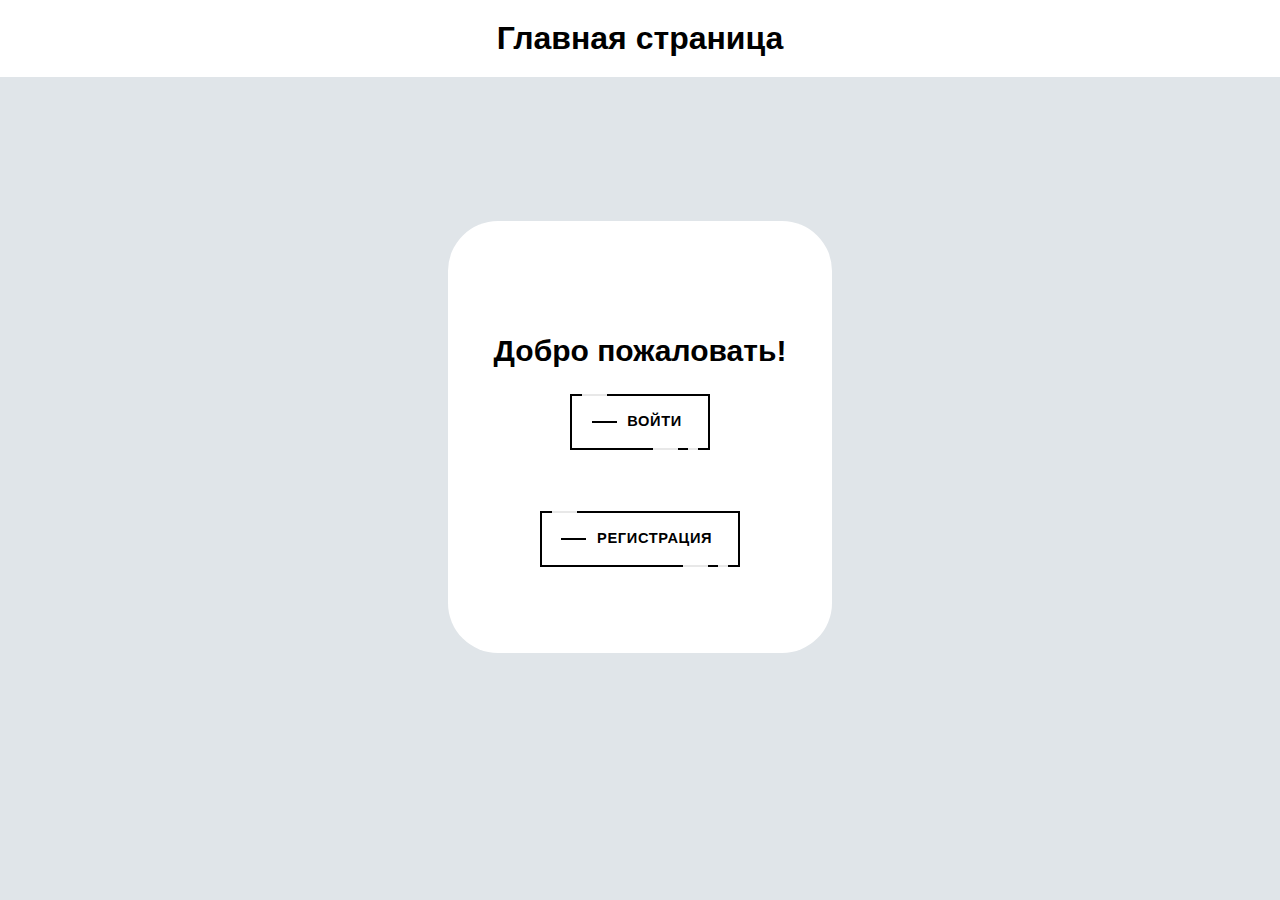
<file: index.html>
<!DOCTYPE html>
<html lang="ru">
<head>
    <meta charset="UTF-8">
    <meta name="viewport" content="width=device-width, initial-scale=1.0">
    <title>Главная страница</title>
    <link rel="stylesheet" href="./styles/index.css">
</head>
<body class = 'body'>
    <header class="header">
        <h1 class = "header__link">
            <a href="./index.html" class="link">Главная страница</a>
        </h1>
    </header>
    <main class="content">
        <div class="entry-window">
            <div class="entry-window__header">
                <h2>Добро пожаловать!</h2>
            </div>
            <div class="entry-window__content">
                <div class="auth">
                    <a class="fancy link" href="./pages/auth.html">
                        <span class="top-key"></span>
                        <span class="text">Войти</span>
                        <span class="bottom-key-1"></span>
                        <span class="bottom-key-2"></span>
                    </a>
                </div>
                <div class="register">
                    <a class="fancy link" href="./pages/register.html">
                        <span class="top-key"></span>
                        <span class="text">Регистрация</span>
                        <span class="bottom-key-1"></span>
                        <span class="bottom-key-2"></span>
                    </a>
                </div>
            </div>
        </div>
    </main>
</body>
</html>
</file>
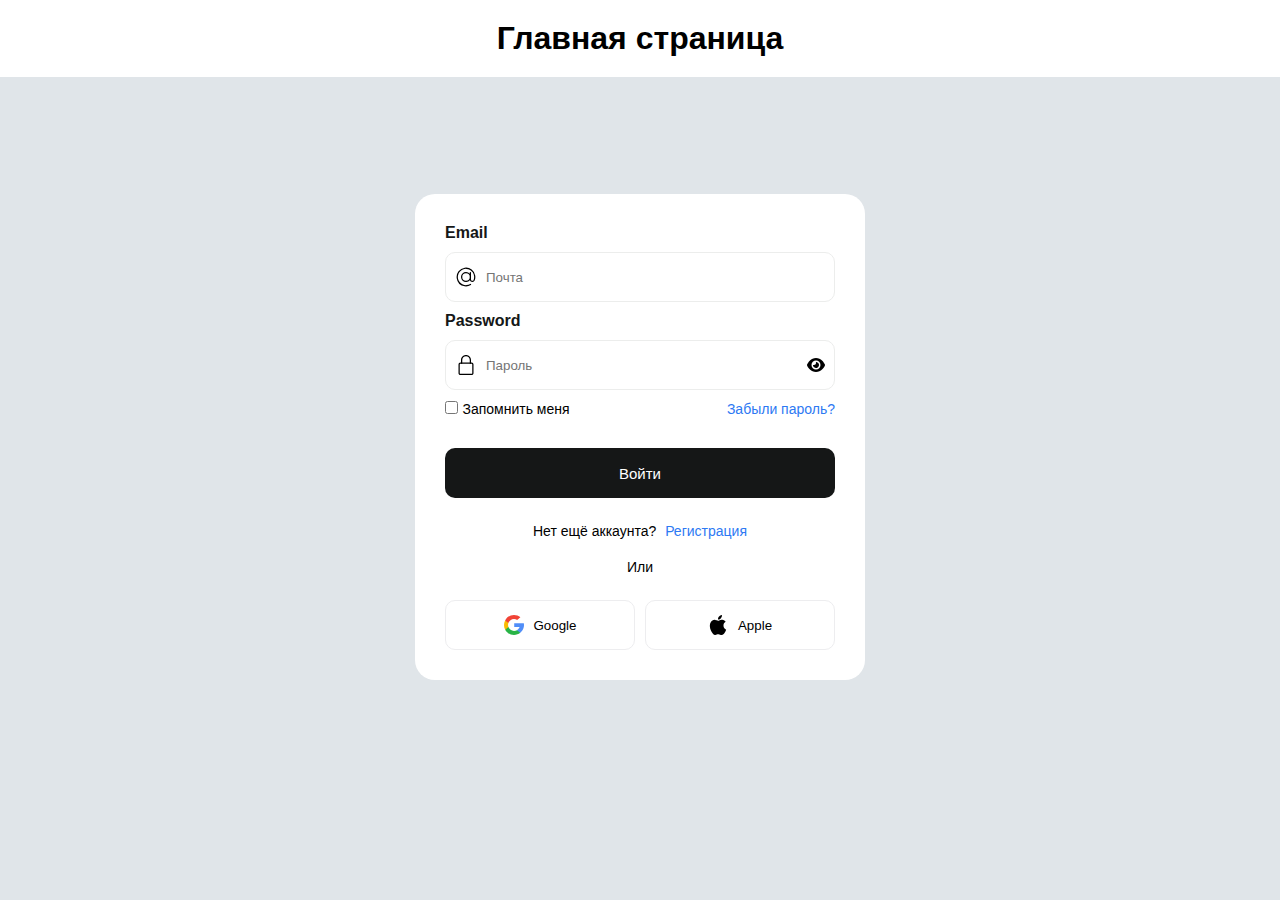
<file: pages/auth.html>
<!DOCTYPE html>
<html lang="ru">
<head>
    <meta charset="UTF-8">
    <meta name="viewport" content="width=device-width, initial-scale=1.0">
    <title>Авторизация</title>
    <link rel="stylesheet" href="../styles/index.css">
    <link rel="stylesheet" href="../styles/auth.css">
</head>
<body class = 'body'>
    <header class="header">
        <h1 class = "header__link">
            <a href="../index.html" class="link">Главная страница</a>
        </h1>
    </header>
    <main class="content">
        <div class="entry-window entry-auth">
            <div class="entry-window__content content-auth">
                <form class="form">
                    <div class="flex-column">
                    <label>Email </label></div>
                    <div class="inputForm">
                        <svg height="20" viewBox="0 0 32 32" width="20" xmlns="http://www.w3.org/2000/svg"><g id="Layer_3" data-name="Layer 3"><path d="m30.853 13.87a15 15 0 0 0 -29.729 4.082 15.1 15.1 0 0 0 12.876 12.918 15.6 15.6 0 0 0 2.016.13 14.85 14.85 0 0 0 7.715-2.145 1 1 0 1 0 -1.031-1.711 13.007 13.007 0 1 1 5.458-6.529 2.149 2.149 0 0 1 -4.158-.759v-10.856a1 1 0 0 0 -2 0v1.726a8 8 0 1 0 .2 10.325 4.135 4.135 0 0 0 7.83.274 15.2 15.2 0 0 0 .823-7.455zm-14.853 8.13a6 6 0 1 1 6-6 6.006 6.006 0 0 1 -6 6z"></path></g></svg>
                        <input type="text" class="input" placeholder="Почта">
                    </div>
                    
                    <div class="flex-column">
                    <label>Password </label></div>
                    <div class="inputForm">
                        <svg height="20" viewBox="-64 0 512 512" width="20" xmlns="http://www.w3.org/2000/svg"><path d="m336 512h-288c-26.453125 0-48-21.523438-48-48v-224c0-26.476562 21.546875-48 48-48h288c26.453125 0 48 21.523438 48 48v224c0 26.476562-21.546875 48-48 48zm-288-288c-8.8125 0-16 7.167969-16 16v224c0 8.832031 7.1875 16 16 16h288c8.8125 0 16-7.167969 16-16v-224c0-8.832031-7.1875-16-16-16zm0 0"></path><path d="m304 224c-8.832031 0-16-7.167969-16-16v-80c0-52.929688-43.070312-96-96-96s-96 43.070312-96 96v80c0 8.832031-7.167969 16-16 16s-16-7.167969-16-16v-80c0-70.59375 57.40625-128 128-128s128 57.40625 128 128v80c0 8.832031-7.167969 16-16 16zm0 0"></path></svg>        
                        <input type="password" class="input" placeholder="Пароль">
                        <svg viewBox="0 0 576 512" height="1em" xmlns="http://www.w3.org/2000/svg"><path d="M288 32c-80.8 0-145.5 36.8-192.6 80.6C48.6 156 17.3 208 2.5 243.7c-3.3 7.9-3.3 16.7 0 24.6C17.3 304 48.6 356 95.4 399.4C142.5 443.2 207.2 480 288 480s145.5-36.8 192.6-80.6c46.8-43.5 78.1-95.4 93-131.1c3.3-7.9 3.3-16.7 0-24.6c-14.9-35.7-46.2-87.7-93-131.1C433.5 68.8 368.8 32 288 32zM144 256a144 144 0 1 1 288 0 144 144 0 1 1 -288 0zm144-64c0 35.3-28.7 64-64 64c-7.1 0-13.9-1.2-20.3-3.3c-5.5-1.8-11.9 1.6-11.7 7.4c.3 6.9 1.3 13.8 3.2 20.7c13.7 51.2 66.4 81.6 117.6 67.9s81.6-66.4 67.9-117.6c-11.1-41.5-47.8-69.4-88.6-71.1c-5.8-.2-9.2 6.1-7.4 11.7c2.1 6.4 3.3 13.2 3.3 20.3z"></path></svg>
                    </div>
                    
                    <div class="flex-row">
                    <div>
                    <input type="checkbox">
                    <label>Запомнить меня</label>
                    </div>
                    <span class="span">Забыли пароль?</span>
                    </div>
                    <button class="button-submit">Войти</button>
                    <p class="p">Нет ещё аккаунта? <a href = "./register.html" class="span">Регистрация</a>
                
                    </p><p class="p line">Или</p>
                
                    <div class="flex-row">
                    <button class="btn google">
                        <svg version="1.1" width="20" id="Layer_1" xmlns="http://www.w3.org/2000/svg" xmlns:xlink="http://www.w3.org/1999/xlink" x="0px" y="0px" viewBox="0 0 512 512" style="enable-background:new 0 0 512 512;" xml:space="preserve">
                <path style="fill:#FBBB00;" d="M113.47,309.408L95.648,375.94l-65.139,1.378C11.042,341.211,0,299.9,0,256
                    c0-42.451,10.324-82.483,28.624-117.732h0.014l57.992,10.632l25.404,57.644c-5.317,15.501-8.215,32.141-8.215,49.456
                    C103.821,274.792,107.225,292.797,113.47,309.408z"></path>
                <path style="fill:#518EF8;" d="M507.527,208.176C510.467,223.662,512,239.655,512,256c0,18.328-1.927,36.206-5.598,53.451
                    c-12.462,58.683-45.025,109.925-90.134,146.187l-0.014-0.014l-73.044-3.727l-10.338-64.535
                    c29.932-17.554,53.324-45.025,65.646-77.911h-136.89V208.176h138.887L507.527,208.176L507.527,208.176z"></path>
                <path style="fill:#28B446;" d="M416.253,455.624l0.014,0.014C372.396,490.901,316.666,512,256,512
                    c-97.491,0-182.252-54.491-225.491-134.681l82.961-67.91c21.619,57.698,77.278,98.771,142.53,98.771
                    c28.047,0,54.323-7.582,76.87-20.818L416.253,455.624z"></path>
                <path style="fill:#F14336;" d="M419.404,58.936l-82.933,67.896c-23.335-14.586-50.919-23.012-80.471-23.012
                    c-66.729,0-123.429,42.957-143.965,102.724l-83.397-68.276h-0.014C71.23,56.123,157.06,0,256,0
                    C318.115,0,375.068,22.126,419.404,58.936z"></path>
                
                </svg>
                
                        Google 
                        
                    </button><button class="btn apple">
                <svg version="1.1" height="20" width="20" id="Capa_1" xmlns="http://www.w3.org/2000/svg" xmlns:xlink="http://www.w3.org/1999/xlink" x="0px" y="0px" viewBox="0 0 22.773 22.773" style="enable-background:new 0 0 22.773 22.773;" xml:space="preserve"> <g> <g> <path d="M15.769,0c0.053,0,0.106,0,0.162,0c0.13,1.606-0.483,2.806-1.228,3.675c-0.731,0.863-1.732,1.7-3.351,1.573 c-0.108-1.583,0.506-2.694,1.25-3.561C13.292,0.879,14.557,0.16,15.769,0z"></path> <path d="M20.67,16.716c0,0.016,0,0.03,0,0.045c-0.455,1.378-1.104,2.559-1.896,3.655c-0.723,0.995-1.609,2.334-3.191,2.334 c-1.367,0-2.275-0.879-3.676-0.903c-1.482-0.024-2.297,0.735-3.652,0.926c-0.155,0-0.31,0-0.462,0 c-0.995-0.144-1.798-0.932-2.383-1.642c-1.725-2.098-3.058-4.808-3.306-8.276c0-0.34,0-0.679,0-1.019 c0.105-2.482,1.311-4.5,2.914-5.478c0.846-0.52,2.009-0.963,3.304-0.765c0.555,0.086,1.122,0.276,1.619,0.464 c0.471,0.181,1.06,0.502,1.618,0.485c0.378-0.011,0.754-0.208,1.135-0.347c1.116-0.403,2.21-0.865,3.652-0.648 c1.733,0.262,2.963,1.032,3.723,2.22c-1.466,0.933-2.625,2.339-2.427,4.74C17.818,14.688,19.086,15.964,20.67,16.716z"></path> </g></g></svg>
                
                        Apple 
                        
                </button></div></form>
            </div>
        </div>
    </main>
</body>
</html>
</file>
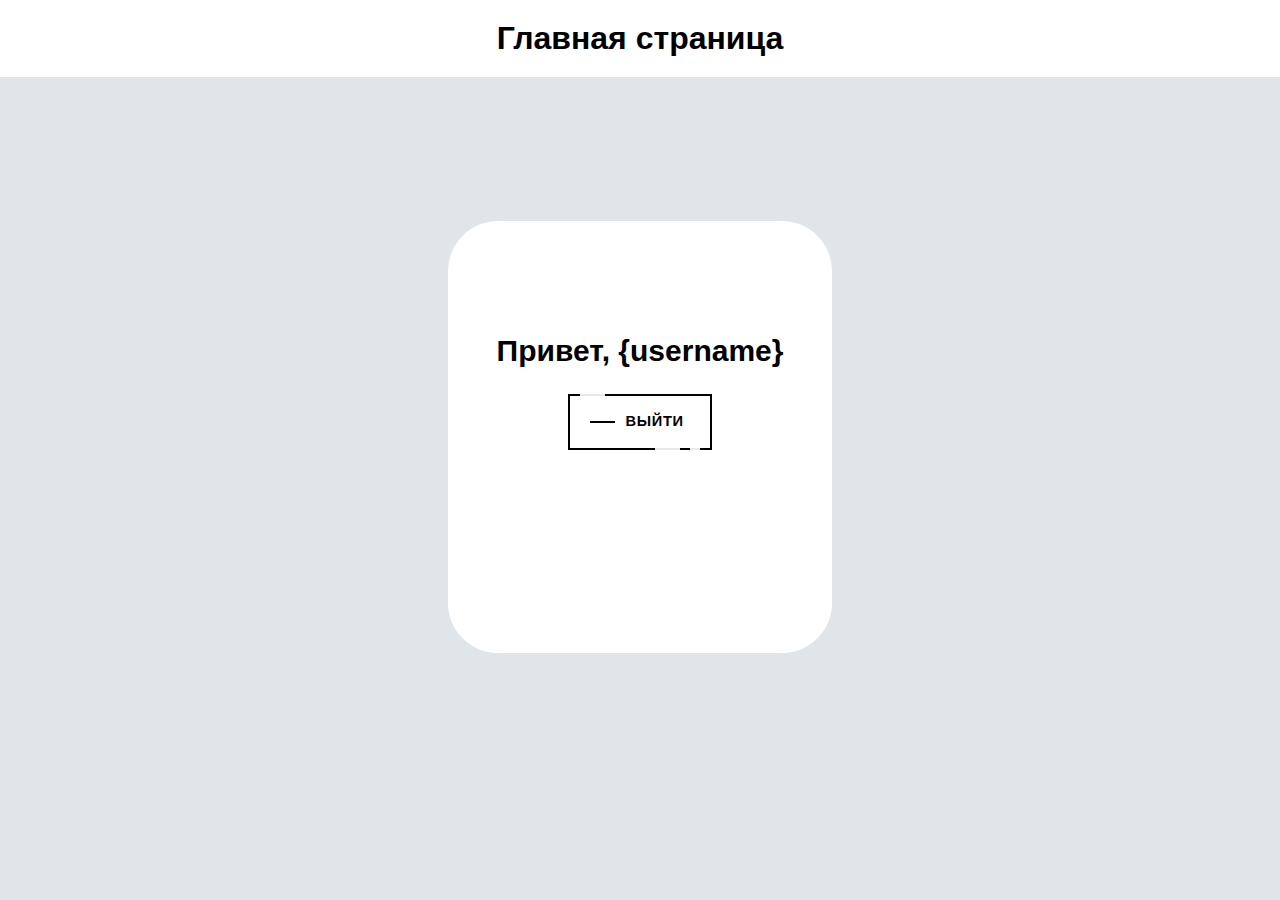
<file: pages/profile.html>
<!DOCTYPE html>
<html lang="ru">
<head>
    <meta charset="UTF-8">
    <meta name="viewport" content="width=device-width, initial-scale=1.0">
    <title>Профиль</title>
    <link rel="stylesheet" href="../styles/index.css">
</head>
<body class = 'body'>
    <header class="header">
        <h1 class = "header__link">
            <a href="../index.html" class="link">Главная страница</a>
        </h1>
    </header>
    <main class="content">
        <div class="entry-window">
            <div class="entry-window__header">
                <h2>Привет, {username}</h2>
            </div>
            <div class="entry-window__content">
                <div class="auth">
                    <a class="fancy link" href="./pages/auth.html">
                        <span class="top-key"></span>
                        <span class="text">Выйти</span>
                        <span class="bottom-key-1"></span>
                        <span class="bottom-key-2"></span>
                    </a>
                </div>
            </div>
        </div>
    </main>
</body>
</html>
</file>
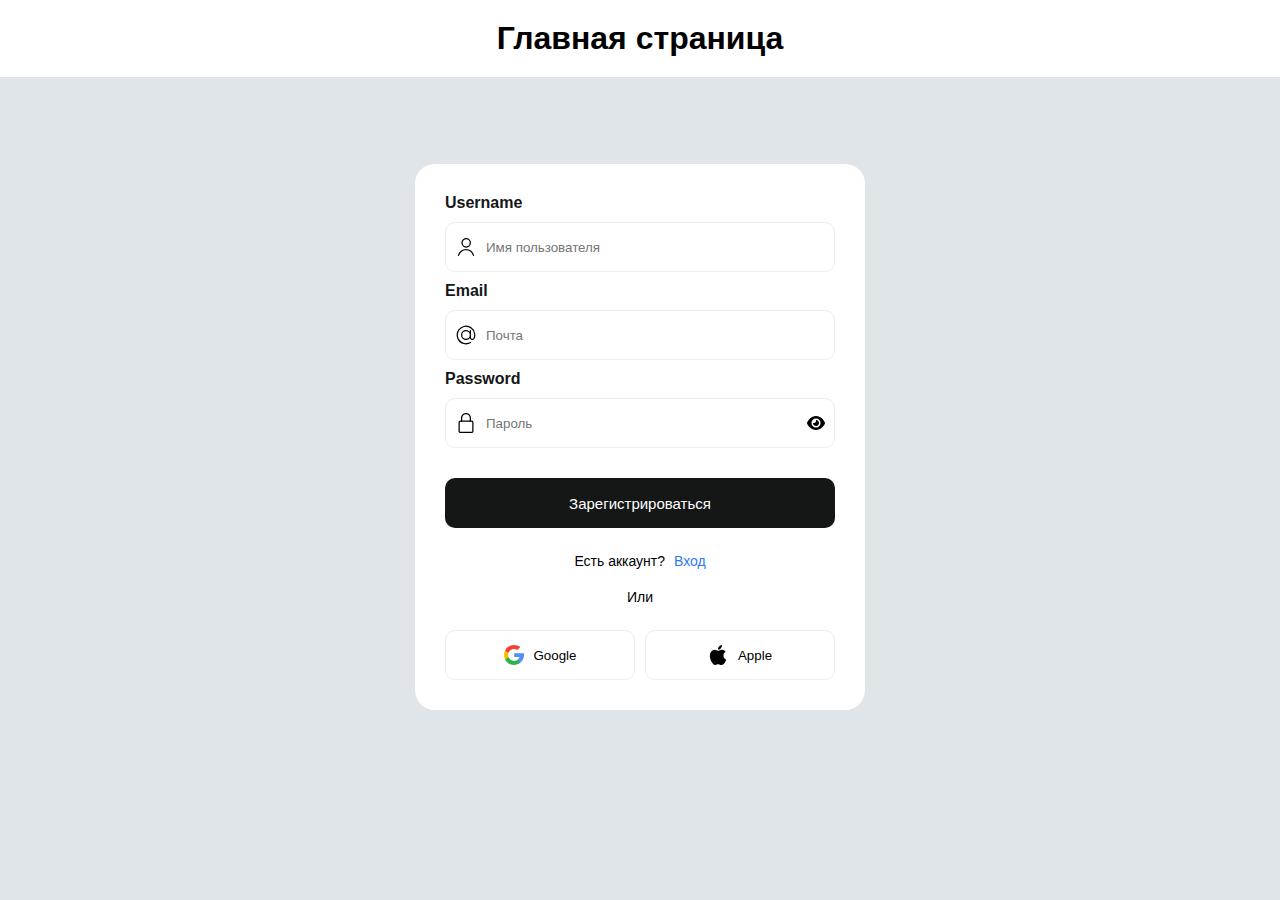
<file: pages/register.html>
<!DOCTYPE html>
<html lang="ru">
<head>
    <meta charset="UTF-8">
    <meta name="viewport" content="width=device-width, initial-scale=1.0">
    <title>Регистрация</title>
    <link rel="stylesheet" href="../styles/index.css">
    <link rel="stylesheet" href="../styles/register.css">
</head>
<body class = 'body'>
    <header class="header">
        <h1 class = "header__link">
            <a href="../index.html" class="link">Главная страница</a>
        </h1>
    </header>
    <main class="content">
        <div class="entry-window entry-auth">
            <div class="entry-window__content content-auth">
                <form class="form">
                    <div class="flex-column">
                    <label>Username </label></div>
                    <div class="inputForm">
                        <svg width="20" height="20" viewBox="0 0 24 24" fill="none" xmlns="http://www.w3.org/2000/svg">
                            <g id="SVGRepo_bgCarrier" stroke-width="0"/>
                            <g id="SVGRepo_tracerCarrier" stroke-linecap="round" stroke-linejoin="round"/>
                            <g id="SVGRepo_iconCarrier"> <path d="M12.1992 12C14.9606 12 17.1992 9.76142 17.1992 7C17.1992 4.23858 14.9606 2 12.1992 2C9.43779 2 7.19922 4.23858 7.19922 7C7.19922 9.76142 9.43779 12 12.1992 12Z" stroke="#000000" stroke-width="1.5" stroke-linecap="round" stroke-linejoin="round"/> <path d="M3 22C3.57038 20.0332 4.74796 18.2971 6.3644 17.0399C7.98083 15.7827 9.95335 15.0687 12 15C16.12 15 19.63 17.91 21 22" stroke="#000000" stroke-width="1.5" stroke-linecap="round" stroke-linejoin="round"/> </g>
                        </svg>
                        <input name = 'username' type="text" class="input" placeholder="Имя пользователя">
                    </div>
                    <div class="flex-column">
                    <label>Email </label></div>
                    <div class="inputForm">
                        <svg height="20" viewBox="0 0 32 32" width="20" xmlns="http://www.w3.org/2000/svg"><g id="Layer_3" data-name="Layer 3"><path d="m30.853 13.87a15 15 0 0 0 -29.729 4.082 15.1 15.1 0 0 0 12.876 12.918 15.6 15.6 0 0 0 2.016.13 14.85 14.85 0 0 0 7.715-2.145 1 1 0 1 0 -1.031-1.711 13.007 13.007 0 1 1 5.458-6.529 2.149 2.149 0 0 1 -4.158-.759v-10.856a1 1 0 0 0 -2 0v1.726a8 8 0 1 0 .2 10.325 4.135 4.135 0 0 0 7.83.274 15.2 15.2 0 0 0 .823-7.455zm-14.853 8.13a6 6 0 1 1 6-6 6.006 6.006 0 0 1 -6 6z"></path></g></svg>
                        <input name = 'email' type="text" class="input" placeholder="Почта">
                    </div>
                    
                    <div class="flex-column">
                    <label>Password </label></div>
                    <div class="inputForm">
                        <svg height="20" viewBox="-64 0 512 512" width="20" xmlns="http://www.w3.org/2000/svg"><path d="m336 512h-288c-26.453125 0-48-21.523438-48-48v-224c0-26.476562 21.546875-48 48-48h288c26.453125 0 48 21.523438 48 48v224c0 26.476562-21.546875 48-48 48zm-288-288c-8.8125 0-16 7.167969-16 16v224c0 8.832031 7.1875 16 16 16h288c8.8125 0 16-7.167969 16-16v-224c0-8.832031-7.1875-16-16-16zm0 0"></path><path d="m304 224c-8.832031 0-16-7.167969-16-16v-80c0-52.929688-43.070312-96-96-96s-96 43.070312-96 96v80c0 8.832031-7.167969 16-16 16s-16-7.167969-16-16v-80c0-70.59375 57.40625-128 128-128s128 57.40625 128 128v80c0 8.832031-7.167969 16-16 16zm0 0"></path></svg>        
                        <input name = 'password' type="password" class="input" placeholder="Пароль">
                        <svg viewBox="0 0 576 512" height="1em" xmlns="http://www.w3.org/2000/svg"><path d="M288 32c-80.8 0-145.5 36.8-192.6 80.6C48.6 156 17.3 208 2.5 243.7c-3.3 7.9-3.3 16.7 0 24.6C17.3 304 48.6 356 95.4 399.4C142.5 443.2 207.2 480 288 480s145.5-36.8 192.6-80.6c46.8-43.5 78.1-95.4 93-131.1c3.3-7.9 3.3-16.7 0-24.6c-14.9-35.7-46.2-87.7-93-131.1C433.5 68.8 368.8 32 288 32zM144 256a144 144 0 1 1 288 0 144 144 0 1 1 -288 0zm144-64c0 35.3-28.7 64-64 64c-7.1 0-13.9-1.2-20.3-3.3c-5.5-1.8-11.9 1.6-11.7 7.4c.3 6.9 1.3 13.8 3.2 20.7c13.7 51.2 66.4 81.6 117.6 67.9s81.6-66.4 67.9-117.6c-11.1-41.5-47.8-69.4-88.6-71.1c-5.8-.2-9.2 6.1-7.4 11.7c2.1 6.4 3.3 13.2 3.3 20.3z"></path></svg>
                    </div>
                    <button class="button-submit">Зарегистрироваться</button>
                    <p class="p">Есть аккаунт? <a href = "./auth.html" class="span">Вход</a>
                
                    </p><p class="p line">Или</p>
                
                    <div class="flex-row">
                    <button class="btn google">
                        <svg version="1.1" width="20" id="Layer_1" xmlns="http://www.w3.org/2000/svg" xmlns:xlink="http://www.w3.org/1999/xlink" x="0px" y="0px" viewBox="0 0 512 512" style="enable-background:new 0 0 512 512;" xml:space="preserve">
                <path style="fill:#FBBB00;" d="M113.47,309.408L95.648,375.94l-65.139,1.378C11.042,341.211,0,299.9,0,256
                    c0-42.451,10.324-82.483,28.624-117.732h0.014l57.992,10.632l25.404,57.644c-5.317,15.501-8.215,32.141-8.215,49.456
                    C103.821,274.792,107.225,292.797,113.47,309.408z"></path>
                <path style="fill:#518EF8;" d="M507.527,208.176C510.467,223.662,512,239.655,512,256c0,18.328-1.927,36.206-5.598,53.451
                    c-12.462,58.683-45.025,109.925-90.134,146.187l-0.014-0.014l-73.044-3.727l-10.338-64.535
                    c29.932-17.554,53.324-45.025,65.646-77.911h-136.89V208.176h138.887L507.527,208.176L507.527,208.176z"></path>
                <path style="fill:#28B446;" d="M416.253,455.624l0.014,0.014C372.396,490.901,316.666,512,256,512
                    c-97.491,0-182.252-54.491-225.491-134.681l82.961-67.91c21.619,57.698,77.278,98.771,142.53,98.771
                    c28.047,0,54.323-7.582,76.87-20.818L416.253,455.624z"></path>
                <path style="fill:#F14336;" d="M419.404,58.936l-82.933,67.896c-23.335-14.586-50.919-23.012-80.471-23.012
                    c-66.729,0-123.429,42.957-143.965,102.724l-83.397-68.276h-0.014C71.23,56.123,157.06,0,256,0
                    C318.115,0,375.068,22.126,419.404,58.936z"></path>
                
                </svg>
                
                        Google 
                        
                    </button><button class="btn apple">
                <svg version="1.1" height="20" width="20" id="Capa_1" xmlns="http://www.w3.org/2000/svg" xmlns:xlink="http://www.w3.org/1999/xlink" x="0px" y="0px" viewBox="0 0 22.773 22.773" style="enable-background:new 0 0 22.773 22.773;" xml:space="preserve"> <g> <g> <path d="M15.769,0c0.053,0,0.106,0,0.162,0c0.13,1.606-0.483,2.806-1.228,3.675c-0.731,0.863-1.732,1.7-3.351,1.573 c-0.108-1.583,0.506-2.694,1.25-3.561C13.292,0.879,14.557,0.16,15.769,0z"></path> <path d="M20.67,16.716c0,0.016,0,0.03,0,0.045c-0.455,1.378-1.104,2.559-1.896,3.655c-0.723,0.995-1.609,2.334-3.191,2.334 c-1.367,0-2.275-0.879-3.676-0.903c-1.482-0.024-2.297,0.735-3.652,0.926c-0.155,0-0.31,0-0.462,0 c-0.995-0.144-1.798-0.932-2.383-1.642c-1.725-2.098-3.058-4.808-3.306-8.276c0-0.34,0-0.679,0-1.019 c0.105-2.482,1.311-4.5,2.914-5.478c0.846-0.52,2.009-0.963,3.304-0.765c0.555,0.086,1.122,0.276,1.619,0.464 c0.471,0.181,1.06,0.502,1.618,0.485c0.378-0.011,0.754-0.208,1.135-0.347c1.116-0.403,2.21-0.865,3.652-0.648 c1.733,0.262,2.963,1.032,3.723,2.22c-1.466,0.933-2.625,2.339-2.427,4.74C17.818,14.688,19.086,15.964,20.67,16.716z"></path> </g></g></svg>
                Apple 
                </button></div></form>
            </div>
        </div>
    </main>
</body>
</html>
</file>
<file: styles/index.css>
*{
    box-sizing: border-box;
    margin: 0px;
    padding: 0px;
    font-family: 'Jost', sans-serif;
}
html, .body{
    margin: 0px;
    padding: 0px;
    width: 100%;
    height: 100%;
}
.body{
    background: #e0e5e9;
}
.link{
    text-decoration: none;
    color: #000000;
}
.header{
    display: flex;
    justify-content: center;
    background-color: #FFFFFF;
    width: 100%;
    padding: 20px 100px;
}
.content{
    display: flex;
    justify-content: center;
    align-items: center;
    height: 80%;
}
.entry-window{
    display: flex;
    flex-direction: column;
    justify-content: center;
    align-items: center;
    background: #FFFFFF;
    width: 30%;
    height: 60%;
    border-radius: 50px;
}
.entry-window__header{
    display: flex;
    justify-content: center;
    align-items: center;
    width: 100%;
    height: 20%;
}
.entry-window__header h2{
    font-size: 30px;    
}
.entry-window__content{
    display: flex;
    flex-direction: column;
    align-items: center;
    justify-content: space-between;
    width: 100%;
    height: 40%;
}
.fancy {
    background-color: transparent;
    border: 2px solid #000;
    border-radius: 0;
    box-sizing: border-box;
    color: #fff;
    cursor: pointer;
    display: inline-block;
    font-weight: 700;
    letter-spacing: 0.05em;
    margin: 0;
    outline: none;
    overflow: visible;
    padding: 1.25em 2em;
    position: relative;
    text-align: center;
    text-decoration: none;
    text-transform: none;
    transition: all 0.3s ease-in-out;
    user-select: none;
    font-size: 13px;
}

.fancy::before {
    content: " ";
    width: 1.5625rem;
    height: 2px;
    background: black;
    top: 50%;
    left: 1.5em;
    position: absolute;
    transform: translateY(-50%);
    transform-origin: center;
    transition: background 0.3s linear, width 0.3s linear;
}

.fancy .text {
    font-size: 1.125em;
    line-height: 1.33333em;
    padding-left: 2em;
    display: block;
    text-align: left;
    transition: all 0.3s ease-in-out;
    text-transform: uppercase;
    text-decoration: none;
    color: black;
}

.fancy .top-key {
    height: 2px;
    width: 1.5625rem;
    top: -2px;
    left: 0.625rem;
    position: absolute;
    background: #e8e8e8;
    transition: width 0.5s ease-out, left 0.3s ease-out;
}

.fancy .bottom-key-1 {
    height: 2px;
    width: 1.5625rem;
    right: 1.875rem;
    bottom: -2px;
    position: absolute;
    background: #e8e8e8;
    transition: width 0.5s ease-out, right 0.3s ease-out;
}

.fancy .bottom-key-2 {
    height: 2px;
    width: 0.625rem;
    right: 0.625rem;
    bottom: -2px;
    position: absolute;
    background: #e8e8e8;
    transition: width 0.5s ease-out, right 0.3s ease-out;
}

.fancy:hover {
    color: white;
    background: black;
}

.fancy:hover::before {
    width: 0.9375rem;
    background: white;
}

.fancy:hover .text {
    color: white;
    padding-left: 1.5em;
}

.fancy:hover .top-key {
    left: -2px;
    width: 0px;
}

.fancy:hover .bottom-key-1, .fancy:hover .bottom-key-2 {
    right: 0;
    width: 0;
}
</file>
<file: styles/auth.css>
.content-auth{
    display: flex;
    flex-direction: column;
    justify-content: center;
    align-items: center;
    border-radius: 0px;
}
.entry-auth{
    display: flex;
    flex-direction: column;
    align-items: center;
    justify-content: space-between;
    width: auto;
    height: auto;
}
.form {
    display: flex;
    flex-direction: column;
    gap: 10px;
    background-color: #ffffff;
    padding: 30px;
    width: 450px;
    border-radius: 20px;
    font-family: -apple-system, BlinkMacSystemFont, 'Segoe UI', Roboto, Oxygen, Ubuntu, Cantarell, 'Open Sans', 'Helvetica Neue', sans-serif;
  }
  
  ::placeholder {
    font-family: -apple-system, BlinkMacSystemFont, 'Segoe UI', Roboto, Oxygen, Ubuntu, Cantarell, 'Open Sans', 'Helvetica Neue', sans-serif;
  }
  
  .form button {
    align-self: flex-end;
  }
  
  .flex-column > label {
    color: #151717;
    font-weight: 600;
  }
  
  .inputForm {
    border: 1.5px solid #ecedec;
    border-radius: 10px;
    height: 50px;
    display: flex;
    align-items: center;
    padding-left: 10px;
    transition: 0.2s ease-in-out;
  }
  
  .input {
    margin-left: 10px;
    border-radius: 10px;
    border: none;
    width: 85%;
    height: 100%;
  }
  
  .input:focus {
    outline: none;
  }
  
  .inputForm:focus-within {
    border: 1.5px solid #2d79f3;
  }
  
  .flex-row {
    display: flex;
    flex-direction: row;
    align-items: center;
    gap: 10px;
    justify-content: space-between;
  }
  
  .flex-row > div > label {
    font-size: 14px;
    color: black;
    font-weight: 400;
  }
  
  .span {
    font-size: 14px;
    margin-left: 5px;
    color: #2d79f3;
    font-weight: 500;
    cursor: pointer;
    text-decoration: none;
  }
  
  .button-submit {
    margin: 20px 0 10px 0;
    background-color: #151717;
    border: none;
    color: white;
    font-size: 15px;
    font-weight: 500;
    border-radius: 10px;
    height: 50px;
    width: 100%;
    cursor: pointer;
  }
  
  .button-submit:hover {
    background-color: #252727;
  }
  
  .p {
    text-align: center;
    color: black;
    font-size: 14px;
    margin: 5px 0;
  }
  
  .btn {
    margin-top: 10px;
    width: 100%;
    height: 50px;
    border-radius: 10px;
    display: flex;
    justify-content: center;
    align-items: center;
    font-weight: 500;
    gap: 10px;
    border: 1px solid #ededef;
    background-color: white;
    cursor: pointer;
    transition: 0.2s ease-in-out;
  }
  
  .btn:hover {
    border: 1px solid #2d79f3;
    ;
  }
</file>
<file: styles/register.css>
.content-auth{
    display: flex;
    flex-direction: column;
    justify-content: center;
    align-items: center;
    border-radius: 0px;
}
.entry-auth{
    display: flex;
    flex-direction: column;
    align-items: center;
    justify-content: space-between;
    width: auto;
    height: auto;
}
.form {
    display: flex;
    flex-direction: column;
    gap: 10px;
    background-color: #ffffff;
    padding: 30px;
    width: 450px;
    border-radius: 20px;
    font-family: -apple-system, BlinkMacSystemFont, 'Segoe UI', Roboto, Oxygen, Ubuntu, Cantarell, 'Open Sans', 'Helvetica Neue', sans-serif;
  }
  
  ::placeholder {
    font-family: -apple-system, BlinkMacSystemFont, 'Segoe UI', Roboto, Oxygen, Ubuntu, Cantarell, 'Open Sans', 'Helvetica Neue', sans-serif;
  }
  
  .form button {
    align-self: flex-end;
  }
  
  .flex-column > label {
    color: #151717;
    font-weight: 600;
  }
  
  .inputForm {
    border: 1.5px solid #ecedec;
    border-radius: 10px;
    height: 50px;
    display: flex;
    align-items: center;
    padding-left: 10px;
    transition: 0.2s ease-in-out;
  }
  
  .input {
    margin-left: 10px;
    border-radius: 10px;
    border: none;
    width: 85%;
    height: 100%;
  }
  
  .input:focus {
    outline: none;
  }
  
  .inputForm:focus-within {
    border: 1.5px solid #2d79f3;
  }
  
  .flex-row {
    display: flex;
    flex-direction: row;
    align-items: center;
    gap: 10px;
    justify-content: space-between;
  }
  
  .flex-row > div > label {
    font-size: 14px;
    color: black;
    font-weight: 400;
  }
  
  .span {
    font-size: 14px;
    margin-left: 5px;
    color: #2d79f3;
    font-weight: 500;
    cursor: pointer;
    text-decoration: none;
  }
  
  .button-submit {
    margin: 20px 0 10px 0;
    background-color: #151717;
    border: none;
    color: white;
    font-size: 15px;
    font-weight: 500;
    border-radius: 10px;
    height: 50px;
    width: 100%;
    cursor: pointer;
  }
  
  .button-submit:hover {
    background-color: #252727;
  }
  
  .p {
    text-align: center;
    color: black;
    font-size: 14px;
    margin: 5px 0;
  }
  
  .btn {
    margin-top: 10px;
    width: 100%;
    height: 50px;
    border-radius: 10px;
    display: flex;
    justify-content: center;
    align-items: center;
    font-weight: 500;
    gap: 10px;
    border: 1px solid #ededef;
    background-color: white;
    cursor: pointer;
    transition: 0.2s ease-in-out;
  }
  
  .btn:hover {
    border: 1px solid #2d79f3;
    ;
  }
</file>
